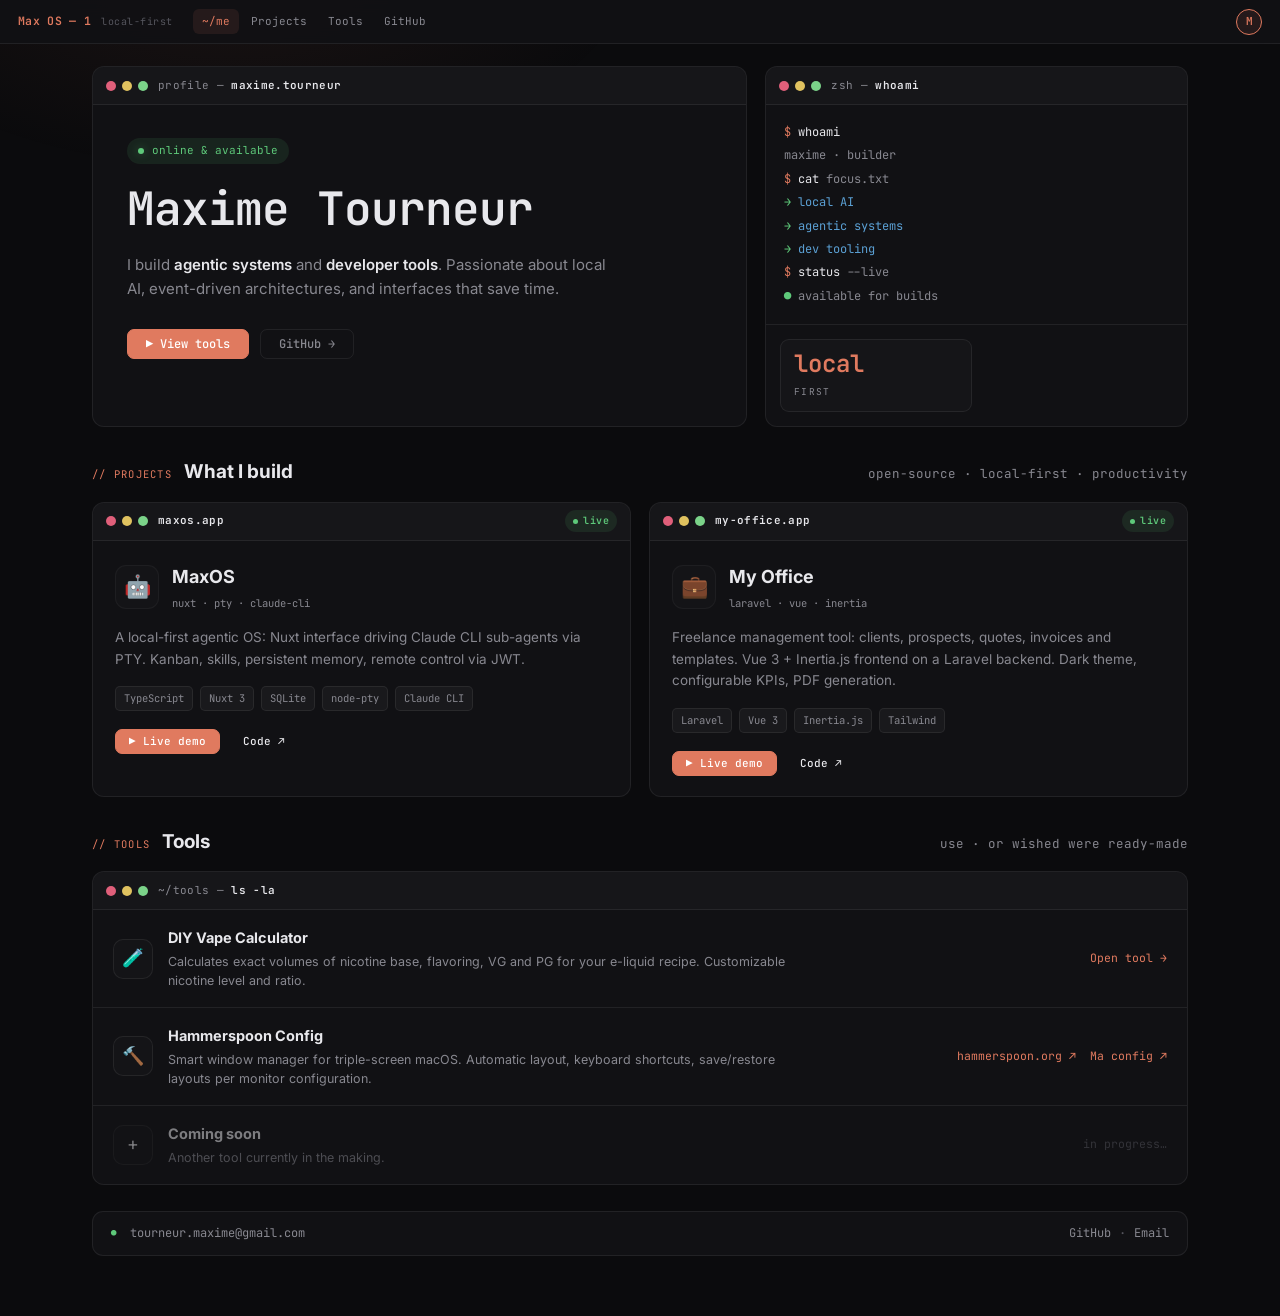
<file: index.html>
<!doctype html>
<html lang="en">
<head>
<meta charset="utf-8" />
<title>Maxime Tourneur · MaxOS</title>
<meta name="viewport" content="width=device-width,initial-scale=1" />
<link rel="preconnect" href="https://fonts.googleapis.com" />
<link rel="preconnect" href="https://fonts.gstatic.com" crossorigin />
<link href="https://fonts.googleapis.com/css2?family=Inter:wght@400;500;600;700&family=JetBrains+Mono:wght@400;500;600&display=swap" rel="stylesheet" />
<link rel="stylesheet" href="maxos.css" />
<style>
  html, body { height: auto; }
  body { display: block; background: var(--bg); }
  body::before {
    content: ''; position: fixed; inset: 0; z-index: 0; pointer-events: none;
    background: radial-gradient(700px 380px at 18% -6%, rgba(224,122,95,0.08), transparent 60%);
  }

  .os-nav .nav-link.active { color: var(--accent); background: var(--accent-soft); }

  .desk { position: relative; z-index: 1; max-width: 1140px; margin: 0 auto; padding: 22px 22px 60px; }

  /* window chrome */
  .win { background: var(--panel); border: 1px solid var(--line); border-radius: 12px; overflow: hidden; }
  .win-bar {
    height: 38px; display: flex; align-items: center; gap: 10px; padding: 0 13px;
    border-bottom: 1px solid var(--line); background: rgba(255,255,255,0.018);
  }
  .win-bar .dots { display: flex; gap: 6px; }
  .win-bar .dots i { width: 10px; height: 10px; border-radius: 50%; }
  .win-bar .dots i:nth-child(1) { background: #E05F7A; }
  .win-bar .dots i:nth-child(2) { background: #E0C25F; }
  .win-bar .dots i:nth-child(3) { background: #7BD389; }
  .win-bar .title { font-family: 'JetBrains Mono', monospace; font-size: 11px; color: var(--fg-dim); letter-spacing: .03em; }
  .win-bar .title b { color: var(--fg); font-weight: 600; }
  .win-bar .right { margin-left: auto; display: flex; gap: 8px; align-items: center; }

  /* hero */
  .hero-grid { display: grid; grid-template-columns: 1.55fr 1fr; gap: 18px; margin-bottom: 18px; }
  .hero-body { padding: 32px 34px 30px; }
  .hero-body .status {
    display: inline-flex; align-items: center; gap: 8px; font-family: 'JetBrains Mono', monospace;
    font-size: 11px; color: var(--good); background: var(--good-soft); padding: 4px 11px;
    border-radius: 999px; margin-bottom: 22px;
  }
  .hero-body .status .led { width: 6px; height: 6px; border-radius: 50%; background: var(--good); box-shadow: 0 0 8px var(--good-glow); }
  .hero-body h1 {
    font-family: 'JetBrains Mono', monospace; font-size: 46px; font-weight: 600;
    letter-spacing: -0.02em; margin: 0; line-height: 1.02;
  }
  .hero-body .lede { max-width: 480px; margin: 20px 0 0; font-size: 15px; line-height: 1.62; color: var(--fg-dim); }
  .hero-body .lede b { color: var(--fg); font-weight: 600; }
  .hero-body .cta { display: flex; gap: 11px; margin-top: 28px; }

  /* mini terminal */
  .term-body { padding: 16px 18px; font-family: 'JetBrains Mono', monospace; font-size: 12px; line-height: 1.95; }
  .term-body .l { color: var(--fg-dim); }
  .term-body .p { color: var(--accent); }
  .term-body .k { color: var(--info); }
  .term-body .s { color: var(--good); }
  .term-body .w { color: var(--fg); }
  .stat-row { display: grid; grid-template-columns: 1fr 1fr; gap: 10px; padding: 14px; border-top: 1px solid var(--line); }
  .stat-cell { background: rgba(255,255,255,0.02); border: 1px solid var(--line); border-radius: 9px; padding: 12px 13px; }
  .stat-cell .v { font-family: 'JetBrains Mono', monospace; font-size: 24px; font-weight: 600; color: var(--accent); line-height: 1; }
  .stat-cell .l { font-family: 'JetBrains Mono', monospace; font-size: 9.5px; letter-spacing: .12em; text-transform: uppercase; color: var(--fg-dim); margin-top: 8px; }

  /* section heading */
  .sec-head { display: flex; align-items: baseline; gap: 12px; margin: 30px 0 14px; }
  .sec-head .tag { font-family: 'JetBrains Mono', monospace; font-size: 10.5px; letter-spacing: .12em; text-transform: uppercase; color: var(--accent); }
  .sec-head h2 { font-size: 19px; font-weight: 700; margin: 0; }
  .sec-head .sub { font-size: 12.5px; color: var(--fg-dim); margin-left: auto; font-family: 'JetBrains Mono', monospace; }

  /* project app windows */
  .apps { display: grid; grid-template-columns: 1fr 1fr; gap: 18px; }
  .app-body { padding: 22px 22px 20px; }
  .app-body .head { display: flex; align-items: center; gap: 13px; margin-bottom: 16px; }
  .app-body .head .ico { width: 44px; height: 44px; border-radius: 11px; display: grid; place-items: center; font-size: 22px; background: var(--bg-2); border: 1px solid var(--line-2); }
  .app-body .head h3 { font-size: 18px; font-weight: 700; margin: 0; }
  .app-body .head .meta { font-family: 'JetBrains Mono', monospace; font-size: 10.5px; color: var(--fg-dim); margin-top: 3px; }
  .app-body p { font-size: 13.5px; line-height: 1.6; color: var(--fg-dim); margin: 0 0 16px; }
  .chips { display: flex; flex-wrap: wrap; gap: 7px; margin-bottom: 18px; }
  .acts { display: flex; gap: 9px; }

  .badge.live { background: var(--good-soft); color: var(--good); }

  /* tools list */
  .trow { display: grid; grid-template-columns: 40px 1fr auto; gap: 15px; align-items: center; padding: 16px 20px; border-bottom: 1px solid var(--line); transition: background .15s; }
  .trow:last-child { border-bottom: 0; }
  .trow:hover { background: rgba(255,255,255,0.015); }
  .trow.soon { opacity: .5; }
  .trow .ico { width: 40px; height: 40px; border-radius: 10px; display: grid; place-items: center; font-size: 18px; background: var(--bg-2); border: 1px solid var(--line); }
  .trow h4 { font-size: 14.5px; font-weight: 700; margin: 0 0 4px; }
  .trow p { font-size: 12.5px; color: var(--fg-dim); margin: 0; line-height: 1.5; max-width: 620px; }
  .trow .go { display: flex; gap: 14px; align-items: center; }
  .trow .go a { font-family: 'JetBrains Mono', monospace; font-size: 11.5px; color: var(--accent); white-space: nowrap; transition: color .15s; }
  .trow .go a:hover { color: var(--accent-hover); }

  /* taskbar footer */
  .taskbar {
    margin-top: 26px; display: flex; align-items: center; gap: 14px;
    background: var(--panel); border: 1px solid var(--line); border-radius: 11px; padding: 12px 18px;
    font-family: 'JetBrains Mono', monospace; font-size: 12px; color: var(--fg-dim);
  }
  .taskbar a { transition: color .15s; }
  .taskbar a:hover { color: var(--fg); }
  .taskbar .right { margin-left: auto; display: flex; gap: 8px; }

  /* responsive */
  @media (max-width: 720px) {
    .hero-grid { grid-template-columns: 1fr; }
    .hero-body h1 { font-size: 32px; }
    .apps { grid-template-columns: 1fr; }
    .sec-head .sub { display: none; }
    .trow { grid-template-columns: 40px 1fr; }
    .trow .go { display: none; }
    .nav-stats { display: none; }
    .brand-sub { display: none; }
  }
</style>
</head>
<body>

<nav class="os-nav">
  <div class="brand-mark">Max OS — 1</div>
  <div class="brand-sub">local-first</div>
  <div class="nav-links">
    <a class="nav-link active" href="#top">~/me</a>
    <a class="nav-link" href="#projects">Projects</a>
    <a class="nav-link" href="#tools">Tools</a>
    <a class="nav-link" href="https://github.com/tourneur-maxime" target="_blank">GitHub</a>
  </div>
  <div class="nav-spacer"></div>
  <div class="user-pill">M</div>
</nav>

<main id="top" class="desk" data-screen-label="MaxOS · desktop">

  <!-- HERO + SIDE TERMINAL -->
  <div class="hero-grid">
    <section class="win">
      <div class="win-bar">
        <div class="dots"><i></i><i></i><i></i></div>
        <span class="title">profile — <b>maxime.tourneur</b></span>
      </div>
      <div class="hero-body">
        <span class="status"><span class="led"></span>online &amp; available</span>
        <h1>Maxime Tourneur</h1>
        <p class="lede">I build <b>agentic systems</b> and <b>developer tools</b>. Passionate about local AI, event-driven architectures, and interfaces that save time.</p>
        <div class="cta">
          <a href="#tools" class="btn primary">▶ View tools</a>
          <a href="https://github.com/tourneur-maxime" target="_blank" class="btn ghost">GitHub →</a>
        </div>
      </div>
    </section>

    <section class="win">
      <div class="win-bar">
        <div class="dots"><i></i><i></i><i></i></div>
        <span class="title">zsh — <b>whoami</b></span>
      </div>
      <div class="term-body">
        <div class="l"><span class="p">$</span> <span class="w">whoami</span></div>
        <div class="l">maxime · builder</div>
        <div class="l"><span class="p">$</span> <span class="w">cat</span> focus.txt</div>
        <div class="l"><span class="s">→</span> <span class="k">local AI</span></div>
        <div class="l"><span class="s">→</span> <span class="k">agentic systems</span></div>
        <div class="l"><span class="s">→</span> <span class="k">dev tooling</span></div>
        <div class="l"><span class="p">$</span> <span class="w">status</span> --live</div>
        <div class="l"><span class="s">●</span> available for builds</div>
      </div>
      <div class="stat-row">
        <div class="stat-cell"><div class="v">local</div><div class="l">First</div></div>
      </div>
    </section>
  </div>

  <!-- PROJECTS -->
  <div id="projects" class="sec-head">
    <span class="tag">// projects</span>
    <h2>What I build</h2>
    <span class="sub">open-source · local-first · productivity</span>
  </div>
  <div class="apps">
    <section class="win">
      <div class="win-bar">
        <div class="dots"><i></i><i></i><i></i></div>
        <span class="title"><b>maxos.app</b></span>
        <div class="right"><span class="badge live"><span class="dot"></span>live</span></div>
      </div>
      <div class="app-body">
        <div class="head">
          <div class="ico">🤖</div>
          <div><h3>MaxOS</h3><div class="meta">nuxt · pty · claude-cli</div></div>
        </div>
        <p>A local-first agentic OS: Nuxt interface driving Claude CLI sub-agents via PTY. Kanban, skills, persistent memory, remote control via JWT.</p>
        <div class="chips">
          <span class="chip">TypeScript</span>
          <span class="chip">Nuxt 3</span>
          <span class="chip">SQLite</span>
          <span class="chip">node-pty</span>
          <span class="chip">Claude CLI</span>
        </div>
        <div class="acts">
          <a href="https://tourneur-maxime.github.io/max_ai_os/" target="_blank" class="btn primary sm">▶ Live demo</a>
          <a href="https://github.com/tourneur-maxime/max_ai_os" target="_blank" class="btn sm">Code ↗</a>
        </div>
      </div>
    </section>

    <section class="win">
      <div class="win-bar">
        <div class="dots"><i></i><i></i><i></i></div>
        <span class="title"><b>my-office.app</b></span>
        <div class="right"><span class="badge live"><span class="dot"></span>live</span></div>
      </div>
      <div class="app-body">
        <div class="head">
          <div class="ico">💼</div>
          <div><h3>My Office</h3><div class="meta">laravel · vue · inertia</div></div>
        </div>
        <p>Freelance management tool: clients, prospects, quotes, invoices and templates. Vue 3 + Inertia.js frontend on a Laravel backend. Dark theme, configurable KPIs, PDF generation.</p>
        <div class="chips">
          <span class="chip">Laravel</span>
          <span class="chip">Vue 3</span>
          <span class="chip">Inertia.js</span>
          <span class="chip">Tailwind</span>
        </div>
        <div class="acts">
          <a href="https://tourneur-maxime.github.io/My_Office/" target="_blank" class="btn primary sm">▶ Live demo</a>
          <a href="https://github.com/tourneur-maxime/My_Office" target="_blank" class="btn sm">Code ↗</a>
        </div>
      </div>
    </section>
  </div>

  <!-- TOOLS -->
  <div id="tools" class="sec-head">
    <span class="tag">// tools</span>
    <h2>Tools</h2>
    <span class="sub">use · or wished were ready-made</span>
  </div>
  <section class="win tool-list">
    <div class="win-bar">
      <div class="dots"><i></i><i></i><i></i></div>
      <span class="title">~/tools — <b>ls -la</b></span>
    </div>
    <div class="trow">
      <div class="ico">🧪</div>
      <div>
        <h4>DIY Vape Calculator</h4>
        <p>Calculates exact volumes of nicotine base, flavoring, VG and PG for your e-liquid recipe. Customizable nicotine level and ratio.</p>
      </div>
      <div class="go"><a href="tools/vape/index.html">Open tool →</a></div>
    </div>
    <div class="trow">
      <div class="ico">🔨</div>
      <div>
        <h4>Hammerspoon Config</h4>
        <p>Smart window manager for triple-screen macOS. Automatic layout, keyboard shortcuts, save/restore layouts per monitor configuration.</p>
      </div>
      <div class="go">
        <a href="https://www.hammerspoon.org" target="_blank">hammerspoon.org ↗</a>
        <a href="https://github.com/tourneur-maxime/hammerspoon_cfg" target="_blank">Ma config ↗</a>
      </div>
    </div>
    <div class="trow soon">
      <div class="ico">+</div>
      <div>
        <h4>Coming soon</h4>
        <p>Another tool currently in the making.</p>
      </div>
      <div class="go"><a style="color:var(--fg-dimmer);cursor:default">in progress…</a></div>
    </div>
  </section>

  <!-- TASKBAR FOOTER -->
  <div class="taskbar">
    <span style="color:var(--good);font-size:9px">●</span>
    <a href="mailto:tourneur.maxime@gmail.com">tourneur.maxime@gmail.com</a>
    <div class="right">
      <a href="https://github.com/tourneur-maxime" target="_blank">GitHub</a>
      <span style="color:var(--fg-dimmer)">·</span>
      <a href="mailto:tourneur.maxime@gmail.com">Email</a>
    </div>
  </div>

</main>
</body>
</html>
</file>
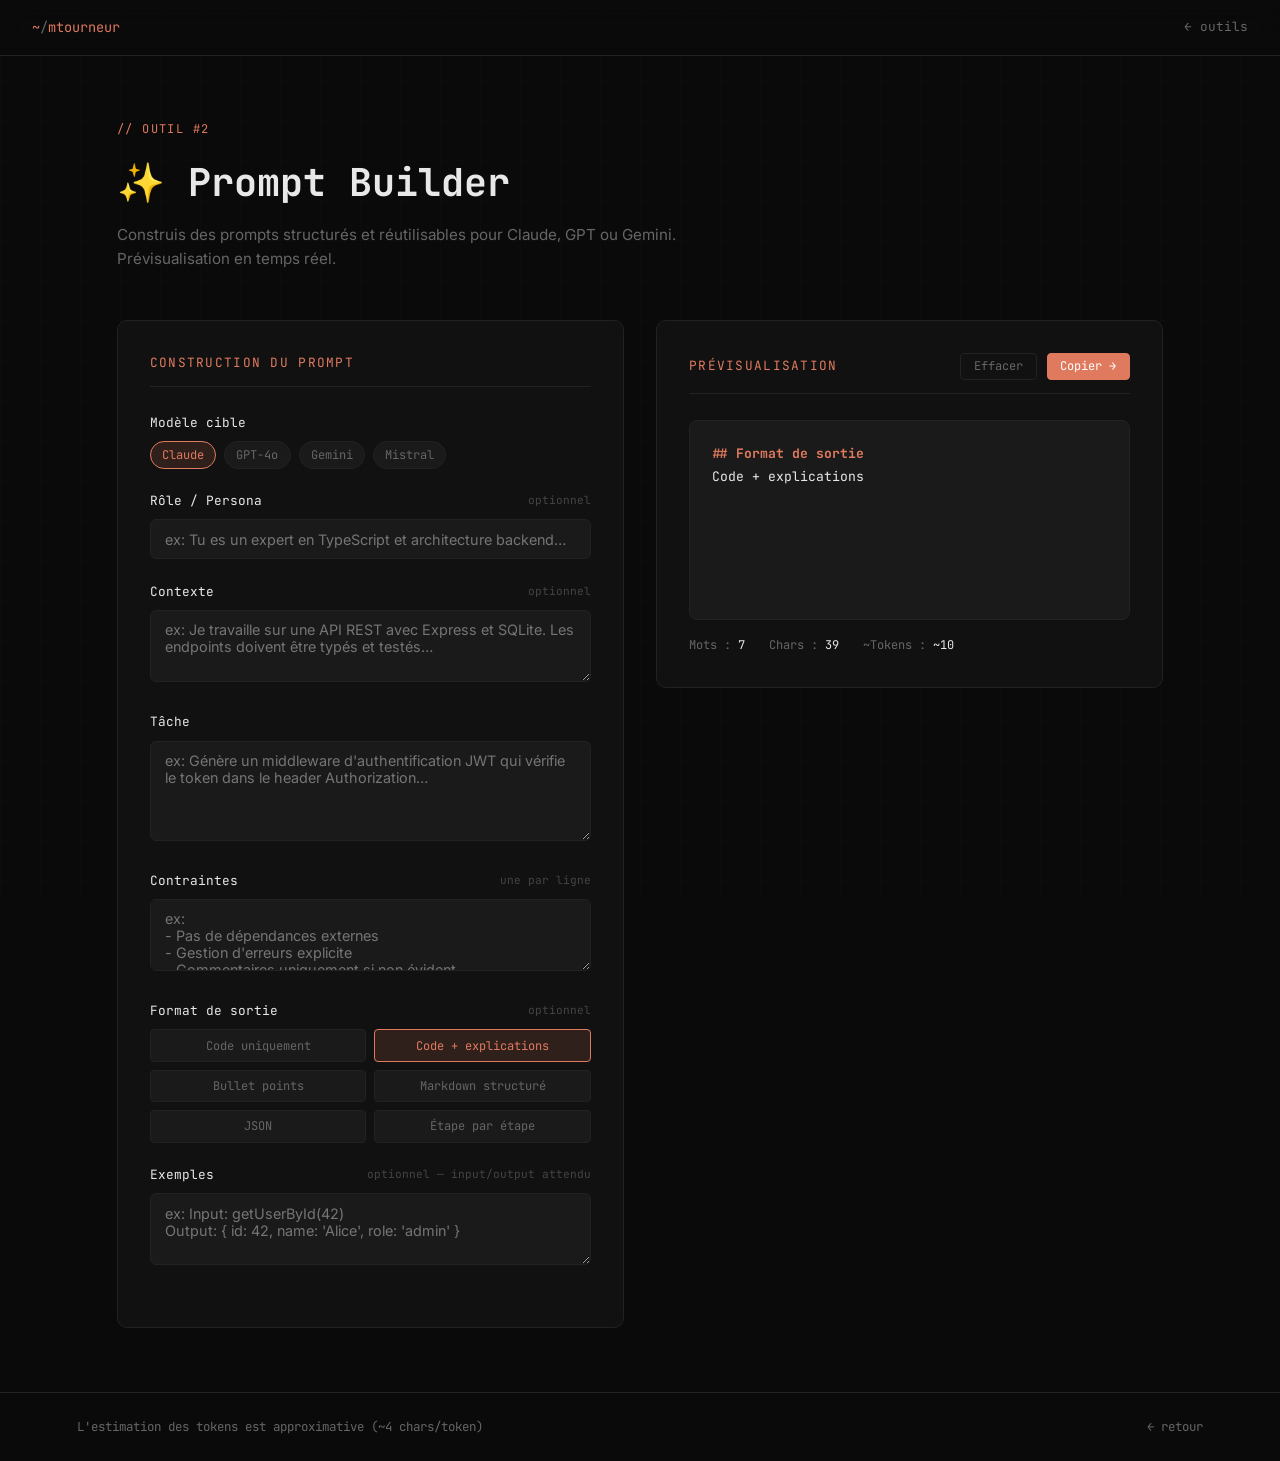
<file: tools/prompts/index.html>
<!DOCTYPE html>
<html lang="fr">
<head>
  <meta charset="UTF-8">
  <meta name="viewport" content="width=device-width, initial-scale=1.0">
  <title>Prompt Builder — Maxime Tourneur</title>
  <link rel="preconnect" href="https://fonts.googleapis.com">
  <link href="https://fonts.googleapis.com/css2?family=JetBrains+Mono:wght@400;700&family=Inter:wght@300;400;600;700&display=swap" rel="stylesheet">
  <style>
    *, *::before, *::after { box-sizing: border-box; margin: 0; padding: 0; }

    :root {
      --bg: #0a0a0a;
      --bg2: #111111;
      --bg3: #1a1a1a;
      --border: #222222;
      --accent: #E07A5F;
      --green: #3ddc84;
      --text: #e8e8e8;
      --muted: #666;
      --mono: 'JetBrains Mono', monospace;
      --sans: 'Inter', sans-serif;
    }

    html { scroll-behavior: smooth; }

    body {
      background: var(--bg);
      color: var(--text);
      font-family: var(--sans);
      font-size: 16px;
      line-height: 1.6;
      min-height: 100vh;
      display: flex;
      flex-direction: column;
    }

    body::before {
      content: '';
      position: fixed;
      inset: 0;
      background-image:
        linear-gradient(rgba(255,255,255,.012) 1px, transparent 1px),
        linear-gradient(90deg, rgba(255,255,255,.012) 1px, transparent 1px);
      background-size: 40px 40px;
      pointer-events: none;
      z-index: 0;
    }

    nav {
      position: sticky;
      top: 0;
      z-index: 100;
      display: flex;
      align-items: center;
      justify-content: space-between;
      padding: 0 2rem;
      height: 56px;
      background: rgba(10,10,10,.9);
      backdrop-filter: blur(12px);
      border-bottom: 1px solid var(--border);
    }

    .nav-logo { font-family: var(--mono); font-size: .85rem; color: var(--accent); text-decoration: none; }
    .nav-logo span { color: var(--muted); }
    .nav-back { font-family: var(--mono); font-size: .8rem; color: var(--muted); text-decoration: none; transition: color .2s; }
    .nav-back:hover { color: var(--text); }

    main {
      position: relative;
      z-index: 1;
      flex: 1;
      padding: 4rem clamp(1.5rem, 6vw, 8rem);
      max-width: 1200px;
      margin: 0 auto;
      width: 100%;
    }

    .page-header { margin-bottom: 3rem; }
    .page-tag { font-family: var(--mono); font-size: .75rem; color: var(--accent); letter-spacing: .12em; text-transform: uppercase; margin-bottom: .8rem; }
    h1 { font-family: var(--mono); font-size: clamp(1.8rem, 3vw, 2.4rem); font-weight: 700; margin-bottom: .6rem; }
    .page-desc { color: var(--muted); font-size: .95rem; max-width: 560px; }

    .builder {
      display: grid;
      grid-template-columns: 1fr 1fr;
      gap: 2rem;
      align-items: start;
    }

    @media (max-width: 800px) { .builder { grid-template-columns: 1fr; } }

    .panel {
      background: var(--bg2);
      border: 1px solid var(--border);
      border-radius: 10px;
      padding: 2rem;
    }

    .panel-title {
      font-family: var(--mono);
      font-size: .8rem;
      color: var(--accent);
      letter-spacing: .1em;
      text-transform: uppercase;
      margin-bottom: 1.6rem;
      padding-bottom: .8rem;
      border-bottom: 1px solid var(--border);
    }

    .field { margin-bottom: 1.4rem; }

    label {
      display: flex;
      align-items: center;
      justify-content: space-between;
      font-family: var(--mono);
      font-size: .8rem;
      color: var(--muted);
      margin-bottom: .5rem;
    }
    label strong { color: var(--text); font-weight: 400; }
    .optional { font-size: .7rem; color: #444; }

    textarea, input[type="text"], select {
      width: 100%;
      background: var(--bg3);
      border: 1px solid var(--border);
      border-radius: 6px;
      color: var(--text);
      font-family: var(--sans);
      font-size: .9rem;
      padding: .65rem .9rem;
      outline: none;
      transition: border-color .2s;
      resize: vertical;
    }
    textarea:focus, input[type="text"]:focus, select:focus { border-color: var(--accent); }
    select { cursor: pointer; }

    textarea { min-height: 72px; }

    .model-chips {
      display: flex;
      flex-wrap: wrap;
      gap: .5rem;
    }

    .chip {
      font-family: var(--mono);
      font-size: .75rem;
      padding: .3rem .7rem;
      border-radius: 99px;
      border: 1px solid var(--border);
      background: var(--bg3);
      color: var(--muted);
      cursor: pointer;
      transition: all .15s;
    }
    .chip:hover { color: var(--text); border-color: #444; }
    .chip.active { background: rgba(224,122,95,.15); border-color: var(--accent); color: var(--accent); }

    .format-grid {
      display: grid;
      grid-template-columns: 1fr 1fr;
      gap: .5rem;
    }

    .format-btn {
      font-family: var(--mono);
      font-size: .75rem;
      padding: .45rem;
      border-radius: 4px;
      border: 1px solid var(--border);
      background: var(--bg3);
      color: var(--muted);
      cursor: pointer;
      text-align: center;
      transition: all .15s;
    }
    .format-btn:hover { color: var(--text); border-color: #444; }
    .format-btn.active { background: rgba(224,122,95,.15); border-color: var(--accent); color: var(--accent); }

    /* PREVIEW */
    .preview-panel { position: sticky; top: 76px; }

    .preview-header {
      display: flex;
      align-items: center;
      justify-content: space-between;
      margin-bottom: 1.6rem;
      padding-bottom: .8rem;
      border-bottom: 1px solid var(--border);
    }

    .preview-title {
      font-family: var(--mono);
      font-size: .8rem;
      color: var(--accent);
      letter-spacing: .1em;
      text-transform: uppercase;
    }

    .preview-actions { display: flex; gap: .6rem; }

    .btn-copy, .btn-reset {
      font-family: var(--mono);
      font-size: .75rem;
      padding: .3rem .8rem;
      border-radius: 4px;
      border: 1px solid var(--border);
      cursor: pointer;
      transition: all .15s;
    }

    .btn-copy {
      background: var(--accent);
      color: #fff;
      border-color: var(--accent);
    }
    .btn-copy:hover { background: transparent; color: var(--accent); }

    .btn-reset {
      background: transparent;
      color: var(--muted);
    }
    .btn-reset:hover { color: var(--text); border-color: #444; }

    .preview-box {
      background: var(--bg3);
      border: 1px solid var(--border);
      border-radius: 8px;
      padding: 1.4rem;
      font-family: var(--mono);
      font-size: .82rem;
      line-height: 1.75;
      color: var(--text);
      min-height: 200px;
      white-space: pre-wrap;
      word-break: break-word;
    }

    .preview-box .section-head {
      color: var(--accent);
      font-weight: 700;
    }

    .preview-box .placeholder {
      color: var(--muted);
      font-style: italic;
    }

    .preview-stats {
      display: flex;
      gap: 1.5rem;
      margin-top: 1rem;
    }
    .stat { font-family: var(--mono); font-size: .75rem; color: var(--muted); }
    .stat span { color: var(--text); }

    .copy-toast {
      position: fixed;
      bottom: 2rem;
      left: 50%;
      transform: translateX(-50%) translateY(20px);
      background: var(--green);
      color: #000;
      font-family: var(--mono);
      font-size: .8rem;
      padding: .5rem 1.2rem;
      border-radius: 99px;
      opacity: 0;
      transition: all .3s;
      pointer-events: none;
    }
    .copy-toast.show { opacity: 1; transform: translateX(-50%) translateY(0); }

    footer {
      position: relative; z-index: 1;
      border-top: 1px solid var(--border);
      padding: 1.5rem clamp(1.5rem, 6vw, 8rem);
      display: flex; align-items: center; justify-content: space-between;
    }
    footer a { font-family: var(--mono); font-size: .78rem; color: var(--muted); text-decoration: none; }
    footer a:hover { color: var(--text); }
    footer span { font-family: var(--mono); font-size: .78rem; color: var(--muted); }
  </style>
</head>
<body>

<nav>
  <a href="../../index.html" class="nav-logo">~<span>/</span>mtourneur</a>
  <a href="../../index.html#tools" class="nav-back">← outils</a>
</nav>

<main>
  <div class="page-header">
    <div class="page-tag">// outil #2</div>
    <h1>✨ Prompt Builder</h1>
    <p class="page-desc">Construis des prompts structurés et réutilisables pour Claude, GPT ou Gemini. Prévisualisation en temps réel.</p>
  </div>

  <div class="builder">
    <!-- FORM -->
    <div class="panel">
      <div class="panel-title">Construction du prompt</div>

      <div class="field">
        <label><strong>Modèle cible</strong></label>
        <div class="model-chips">
          <button class="chip active" data-model="Claude">Claude</button>
          <button class="chip" data-model="GPT-4o">GPT-4o</button>
          <button class="chip" data-model="Gemini">Gemini</button>
          <button class="chip" data-model="Mistral">Mistral</button>
        </div>
      </div>

      <div class="field">
        <label>
          <strong>Rôle / Persona</strong>
          <span class="optional">optionnel</span>
        </label>
        <input type="text" id="role" placeholder="ex: Tu es un expert en TypeScript et architecture backend…">
      </div>

      <div class="field">
        <label>
          <strong>Contexte</strong>
          <span class="optional">optionnel</span>
        </label>
        <textarea id="context" placeholder="ex: Je travaille sur une API REST avec Express et SQLite. Les endpoints doivent être typés et testés…"></textarea>
      </div>

      <div class="field">
        <label><strong>Tâche</strong></label>
        <textarea id="task" placeholder="ex: Génère un middleware d'authentification JWT qui vérifie le token dans le header Authorization…" style="min-height:100px"></textarea>
      </div>

      <div class="field">
        <label>
          <strong>Contraintes</strong>
          <span class="optional">une par ligne</span>
        </label>
        <textarea id="constraints" placeholder="ex:&#10;- Pas de dépendances externes&#10;- Gestion d'erreurs explicite&#10;- Commentaires uniquement si non évident"></textarea>
      </div>

      <div class="field">
        <label>
          <strong>Format de sortie</strong>
          <span class="optional">optionnel</span>
        </label>
        <div class="format-grid">
          <button class="format-btn" data-fmt="Code uniquement">Code uniquement</button>
          <button class="format-btn active" data-fmt="Code + explications">Code + explications</button>
          <button class="format-btn" data-fmt="Bullet points">Bullet points</button>
          <button class="format-btn" data-fmt="Markdown structuré">Markdown structuré</button>
          <button class="format-btn" data-fmt="JSON">JSON</button>
          <button class="format-btn" data-fmt="Étape par étape">Étape par étape</button>
        </div>
      </div>

      <div class="field">
        <label>
          <strong>Exemples</strong>
          <span class="optional">optionnel — input/output attendu</span>
        </label>
        <textarea id="examples" placeholder="ex: Input: getUserById(42)&#10;Output: { id: 42, name: 'Alice', role: 'admin' }"></textarea>
      </div>
    </div>

    <!-- PREVIEW -->
    <div class="panel preview-panel">
      <div class="preview-header">
        <span class="preview-title">Prévisualisation</span>
        <div class="preview-actions">
          <button class="btn-reset" onclick="resetAll()">Effacer</button>
          <button class="btn-copy" onclick="copyPrompt()">Copier →</button>
        </div>
      </div>

      <div class="preview-box" id="preview">
        <span class="placeholder">Commence à remplir les champs pour voir ton prompt apparaître ici…</span>
      </div>

      <div class="preview-stats">
        <div class="stat">Mots : <span id="stat-words">0</span></div>
        <div class="stat">Chars : <span id="stat-chars">0</span></div>
        <div class="stat">~Tokens : <span id="stat-tokens">0</span></div>
      </div>
    </div>
  </div>
</main>

<footer>
  <span>L'estimation des tokens est approximative (~4 chars/token)</span>
  <a href="../../index.html">← retour</a>
</footer>

<div class="copy-toast" id="toast">✓ Copié dans le presse-papiers</div>

<script>
  let selectedModel = 'Claude';
  let selectedFormat = 'Code + explications';

  // Model chips
  document.querySelectorAll('[data-model]').forEach(btn => {
    btn.addEventListener('click', () => {
      document.querySelectorAll('[data-model]').forEach(b => b.classList.remove('active'));
      btn.classList.add('active');
      selectedModel = btn.dataset.model;
      renderPreview();
    });
  });

  // Format buttons
  document.querySelectorAll('[data-fmt]').forEach(btn => {
    btn.addEventListener('click', () => {
      document.querySelectorAll('[data-fmt]').forEach(b => b.classList.remove('active'));
      btn.classList.add('active');
      selectedFormat = btn.dataset.fmt;
      renderPreview();
    });
  });

  // Inputs
  ['role', 'context', 'task', 'constraints', 'examples'].forEach(id => {
    document.getElementById(id).addEventListener('input', renderPreview);
  });

  function buildPrompt() {
    const role = document.getElementById('role').value.trim();
    const context = document.getElementById('context').value.trim();
    const task = document.getElementById('task').value.trim();
    const constraints = document.getElementById('constraints').value.trim();
    const examples = document.getElementById('examples').value.trim();

    let parts = [];

    if (role) parts.push(`## Rôle\n${role}`);
    if (context) parts.push(`## Contexte\n${context}`);
    if (task) parts.push(`## Tâche\n${task}`);

    if (constraints) {
      const lines = constraints.split('\n').filter(l => l.trim());
      const formatted = lines.map(l => l.startsWith('-') ? l : '- ' + l).join('\n');
      parts.push(`## Contraintes\n${formatted}`);
    }

    if (selectedFormat) parts.push(`## Format de sortie\n${selectedFormat}`);

    if (examples) parts.push(`## Exemples\n${examples}`);

    return parts.join('\n\n');
  }

  function renderPreview() {
    const prompt = buildPrompt();
    const box = document.getElementById('preview');

    if (!prompt) {
      box.innerHTML = '<span class="placeholder">Commence à remplir les champs pour voir ton prompt apparaître ici…</span>';
      document.getElementById('stat-words').textContent = '0';
      document.getElementById('stat-chars').textContent = '0';
      document.getElementById('stat-tokens').textContent = '0';
      return;
    }

    // Syntax highlight sections
    const highlighted = prompt
      .replace(/^(## .+)$/gm, '<span class="section-head">$1</span>');

    box.innerHTML = highlighted;

    const words = prompt.split(/\s+/).filter(Boolean).length;
    const chars = prompt.length;
    const tokens = Math.round(chars / 4);

    document.getElementById('stat-words').textContent = words;
    document.getElementById('stat-chars').textContent = chars;
    document.getElementById('stat-tokens').textContent = '~' + tokens;
  }

  function copyPrompt() {
    const prompt = buildPrompt();
    if (!prompt) return;
    navigator.clipboard.writeText(prompt).then(() => {
      const toast = document.getElementById('toast');
      toast.classList.add('show');
      setTimeout(() => toast.classList.remove('show'), 2200);
    });
  }

  function resetAll() {
    ['role', 'context', 'task', 'constraints', 'examples'].forEach(id => {
      document.getElementById(id).value = '';
    });
    renderPreview();
  }

  renderPreview();
</script>
</body>
</html>
</file>
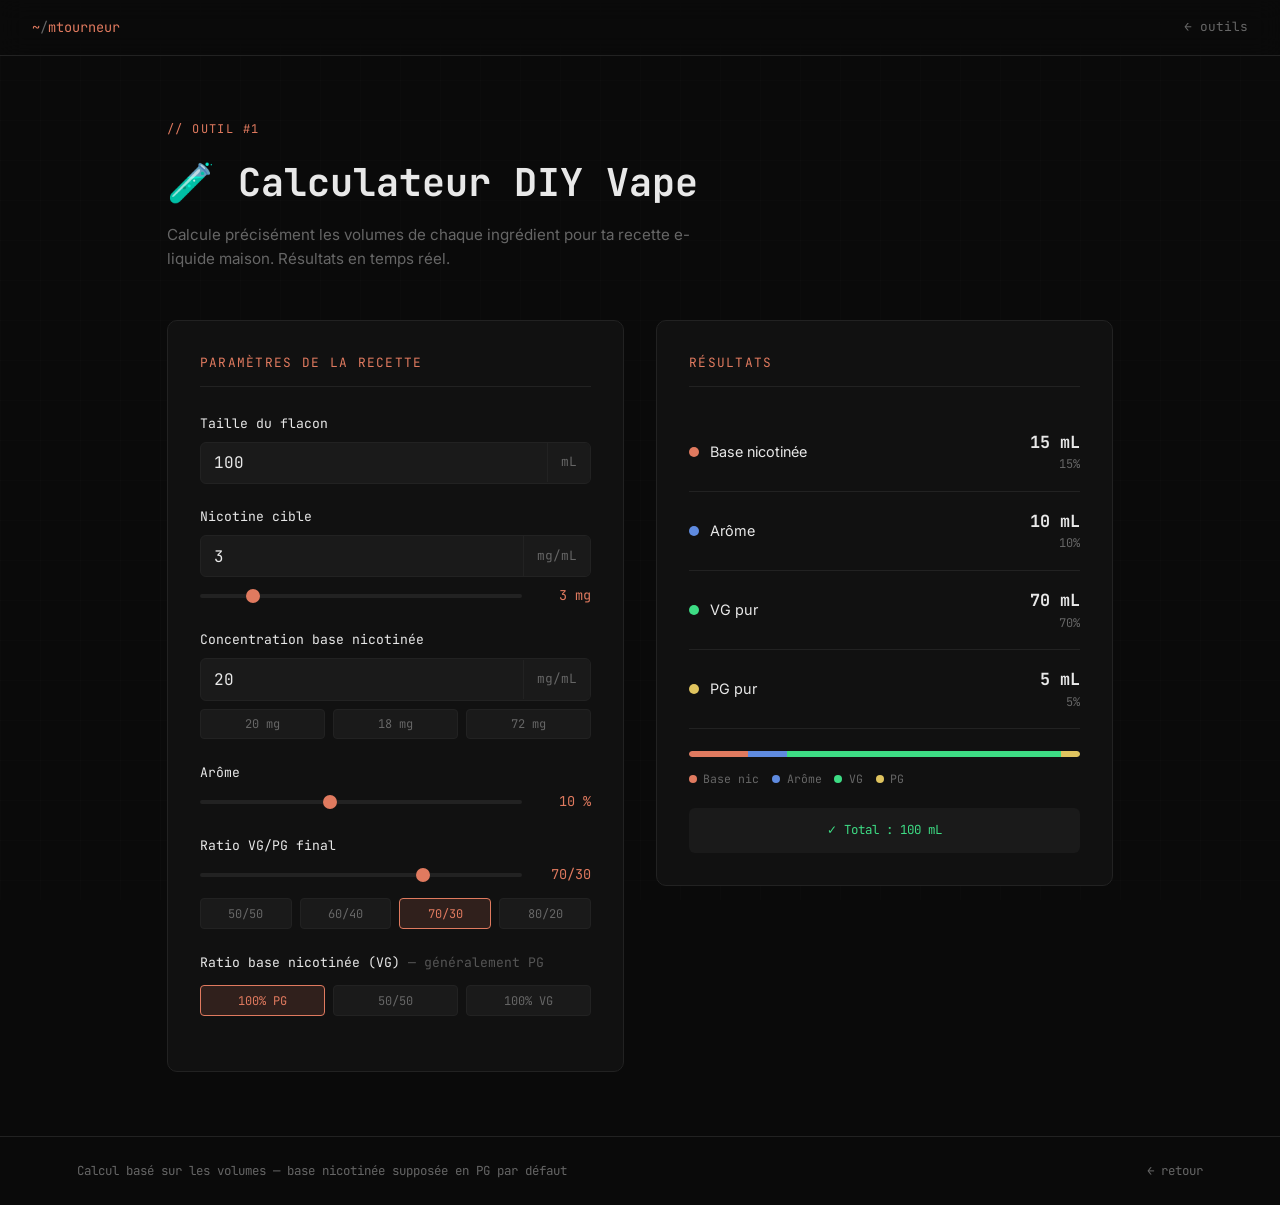
<file: tools/vape/index.html>
<!DOCTYPE html>
<html lang="fr">
<head>
  <meta charset="UTF-8">
  <meta name="viewport" content="width=device-width, initial-scale=1.0">
  <title>Calculateur DIY Vape — Maxime Tourneur</title>
  <link rel="preconnect" href="https://fonts.googleapis.com">
  <link href="https://fonts.googleapis.com/css2?family=JetBrains+Mono:wght@400;700&family=Inter:wght@300;400;600;700&display=swap" rel="stylesheet">
  <style>
    *, *::before, *::after { box-sizing: border-box; margin: 0; padding: 0; }

    :root {
      --bg: #0a0a0a;
      --bg2: #111111;
      --bg3: #1a1a1a;
      --border: #222222;
      --accent: #E07A5F;
      --green: #3ddc84;
      --blue: #5f8be0;
      --yellow: #e0c45f;
      --text: #e8e8e8;
      --muted: #666;
      --mono: 'JetBrains Mono', monospace;
      --sans: 'Inter', sans-serif;
    }

    html { scroll-behavior: smooth; }

    body {
      background: var(--bg);
      color: var(--text);
      font-family: var(--sans);
      font-size: 16px;
      line-height: 1.6;
      min-height: 100vh;
      display: flex;
      flex-direction: column;
    }

    body::before {
      content: '';
      position: fixed;
      inset: 0;
      background-image:
        linear-gradient(rgba(255,255,255,.012) 1px, transparent 1px),
        linear-gradient(90deg, rgba(255,255,255,.012) 1px, transparent 1px);
      background-size: 40px 40px;
      pointer-events: none;
      z-index: 0;
    }

    nav {
      position: sticky;
      top: 0;
      z-index: 100;
      display: flex;
      align-items: center;
      justify-content: space-between;
      padding: 0 2rem;
      height: 56px;
      background: rgba(10,10,10,.9);
      backdrop-filter: blur(12px);
      border-bottom: 1px solid var(--border);
    }

    .nav-logo {
      font-family: var(--mono);
      font-size: .85rem;
      color: var(--accent);
      text-decoration: none;
    }
    .nav-logo span { color: var(--muted); }

    .nav-back {
      font-family: var(--mono);
      font-size: .8rem;
      color: var(--muted);
      text-decoration: none;
      transition: color .2s;
    }
    .nav-back:hover { color: var(--text); }

    main {
      position: relative;
      z-index: 1;
      flex: 1;
      padding: 4rem clamp(1.5rem, 6vw, 8rem);
      max-width: 1100px;
      margin: 0 auto;
      width: 100%;
    }

    .page-header { margin-bottom: 3rem; }

    .page-tag {
      font-family: var(--mono);
      font-size: .75rem;
      color: var(--accent);
      letter-spacing: .12em;
      text-transform: uppercase;
      margin-bottom: .8rem;
    }

    h1 {
      font-family: var(--mono);
      font-size: clamp(1.8rem, 3vw, 2.4rem);
      font-weight: 700;
      margin-bottom: .6rem;
    }

    .page-desc {
      color: var(--muted);
      font-size: .95rem;
      max-width: 560px;
    }

    .calculator {
      display: grid;
      grid-template-columns: 1fr 1fr;
      gap: 2rem;
      align-items: start;
    }

    @media (max-width: 700px) {
      .calculator { grid-template-columns: 1fr; }
    }

    .panel {
      background: var(--bg2);
      border: 1px solid var(--border);
      border-radius: 10px;
      padding: 2rem;
    }

    .panel-title {
      font-family: var(--mono);
      font-size: .8rem;
      color: var(--accent);
      letter-spacing: .1em;
      text-transform: uppercase;
      margin-bottom: 1.6rem;
      padding-bottom: .8rem;
      border-bottom: 1px solid var(--border);
    }

    .field { margin-bottom: 1.4rem; }

    label {
      display: block;
      font-size: .82rem;
      color: var(--muted);
      margin-bottom: .5rem;
      font-family: var(--mono);
    }

    label strong { color: var(--text); font-weight: 400; }

    .input-wrap {
      display: flex;
      align-items: center;
      background: var(--bg3);
      border: 1px solid var(--border);
      border-radius: 6px;
      overflow: hidden;
      transition: border-color .2s;
    }
    .input-wrap:focus-within { border-color: var(--accent); }

    input[type="number"] {
      background: transparent;
      border: none;
      outline: none;
      color: var(--text);
      font-family: var(--mono);
      font-size: 1rem;
      padding: .6rem .8rem;
      width: 100%;
      -moz-appearance: textfield;
    }
    input[type="number"]::-webkit-outer-spin-button,
    input[type="number"]::-webkit-inner-spin-button { -webkit-appearance: none; }

    .unit {
      font-family: var(--mono);
      font-size: .8rem;
      color: var(--muted);
      padding: .6rem .8rem;
      background: var(--bg3);
      white-space: nowrap;
      border-left: 1px solid var(--border);
    }

    .slider-wrap {
      display: flex;
      align-items: center;
      gap: .8rem;
      margin-top: .5rem;
    }

    input[type="range"] {
      -webkit-appearance: none;
      flex: 1;
      height: 4px;
      background: var(--border);
      border-radius: 99px;
      outline: none;
    }
    input[type="range"]::-webkit-slider-thumb {
      -webkit-appearance: none;
      width: 14px; height: 14px;
      border-radius: 50%;
      background: var(--accent);
      cursor: pointer;
    }

    .slider-val {
      font-family: var(--mono);
      font-size: .85rem;
      color: var(--accent);
      min-width: 3.5rem;
      text-align: right;
    }

    .vg-pg-row {
      display: flex;
      gap: .5rem;
      margin-top: .8rem;
    }

    .ratio-btn {
      flex: 1;
      font-family: var(--mono);
      font-size: .75rem;
      padding: .4rem;
      background: var(--bg3);
      border: 1px solid var(--border);
      border-radius: 4px;
      color: var(--muted);
      cursor: pointer;
      transition: all .15s;
      text-align: center;
    }
    .ratio-btn:hover { color: var(--text); border-color: #444; }
    .ratio-btn.active { background: rgba(224,122,95,.15); border-color: var(--accent); color: var(--accent); }

    /* RESULTS */
    .results-panel { position: sticky; top: 76px; }

    .result-item {
      display: flex;
      align-items: center;
      justify-content: space-between;
      padding: 1rem 0;
      border-bottom: 1px solid var(--border);
      gap: 1rem;
    }
    .result-item:last-child { border-bottom: none; padding-bottom: 0; }

    .result-label {
      display: flex;
      align-items: center;
      gap: .7rem;
      font-size: .9rem;
    }

    .result-dot {
      width: 10px; height: 10px;
      border-radius: 50%;
      flex-shrink: 0;
    }

    .result-value {
      font-family: var(--mono);
      font-size: 1.05rem;
      font-weight: 700;
    }

    .result-pct {
      font-family: var(--mono);
      font-size: .75rem;
      color: var(--muted);
      text-align: right;
    }

    .bar-track {
      height: 6px;
      background: var(--border);
      border-radius: 99px;
      overflow: hidden;
      margin-top: 1.4rem;
      margin-bottom: .4rem;
    }

    .bar-fill {
      height: 100%;
      border-radius: 99px;
      display: flex;
      overflow: hidden;
    }

    .bar-seg { height: 100%; transition: width .4s ease; }

    .bar-legend {
      display: flex;
      flex-wrap: wrap;
      gap: .8rem;
      margin-top: .8rem;
    }

    .legend-item {
      display: flex;
      align-items: center;
      gap: .4rem;
      font-family: var(--mono);
      font-size: .72rem;
      color: var(--muted);
    }

    .legend-dot { width: 8px; height: 8px; border-radius: 50%; }

    .warning {
      background: rgba(224,122,95,.1);
      border: 1px solid rgba(224,122,95,.3);
      border-radius: 6px;
      padding: .8rem 1rem;
      font-family: var(--mono);
      font-size: .78rem;
      color: var(--accent);
      margin-top: 1rem;
      display: none;
    }
    .warning.visible { display: block; }

    .total-check {
      margin-top: 1.2rem;
      padding: .8rem;
      background: var(--bg3);
      border-radius: 6px;
      font-family: var(--mono);
      font-size: .78rem;
      color: var(--muted);
      text-align: center;
    }
    .total-check .ok { color: var(--green); }

    footer {
      position: relative;
      z-index: 1;
      border-top: 1px solid var(--border);
      padding: 1.5rem clamp(1.5rem, 6vw, 8rem);
      display: flex;
      align-items: center;
      justify-content: space-between;
    }
    footer a { font-family: var(--mono); font-size: .78rem; color: var(--muted); text-decoration: none; }
    footer a:hover { color: var(--text); }
  </style>
</head>
<body>

<nav>
  <a href="../../index.html" class="nav-logo">~<span>/</span>mtourneur</a>
  <a href="../../index.html#tools" class="nav-back">← outils</a>
</nav>

<main>
  <div class="page-header">
    <div class="page-tag">// outil #1</div>
    <h1>🧪 Calculateur DIY Vape</h1>
    <p class="page-desc">Calcule précisément les volumes de chaque ingrédient pour ta recette e-liquide maison. Résultats en temps réel.</p>
  </div>

  <div class="calculator">
    <!-- INPUTS -->
    <div class="panel">
      <div class="panel-title">Paramètres de la recette</div>

      <div class="field">
        <label><strong>Taille du flacon</strong></label>
        <div class="input-wrap">
          <input type="number" id="volume" value="100" min="10" max="1000" step="10">
          <span class="unit">mL</span>
        </div>
      </div>

      <div class="field">
        <label><strong>Nicotine cible</strong></label>
        <div class="input-wrap">
          <input type="number" id="nicTarget" value="3" min="0" max="20" step="0.5">
          <span class="unit">mg/mL</span>
        </div>
        <div class="slider-wrap">
          <input type="range" id="nicSlider" min="0" max="20" step="0.5" value="3">
          <span class="slider-val" id="nicSliderVal">3 mg</span>
        </div>
      </div>

      <div class="field">
        <label><strong>Concentration base nicotinée</strong></label>
        <div class="input-wrap">
          <input type="number" id="nicBase" value="20" min="1" max="72" step="1">
          <span class="unit">mg/mL</span>
        </div>
        <div class="vg-pg-row" style="margin-top:.5rem">
          <button class="ratio-btn" data-base="20" onclick="setBase(20)">20 mg</button>
          <button class="ratio-btn" data-base="18" onclick="setBase(18)">18 mg</button>
          <button class="ratio-btn" data-base="72" onclick="setBase(72)">72 mg</button>
        </div>
      </div>

      <div class="field">
        <label><strong>Arôme</strong></label>
        <div class="slider-wrap">
          <input type="range" id="aromaSlider" min="0" max="25" step="0.5" value="10">
          <span class="slider-val" id="aromaSliderVal">10 %</span>
        </div>
      </div>

      <div class="field">
        <label><strong>Ratio VG/PG final</strong></label>
        <div class="slider-wrap">
          <input type="range" id="vgSlider" min="0" max="100" step="5" value="70">
          <span class="slider-val" id="vgSliderVal">70/30</span>
        </div>
        <div class="vg-pg-row">
          <button class="ratio-btn" onclick="setRatio(50)">50/50</button>
          <button class="ratio-btn" onclick="setRatio(60)">60/40</button>
          <button class="ratio-btn active" onclick="setRatio(70)">70/30</button>
          <button class="ratio-btn" onclick="setRatio(80)">80/20</button>
        </div>
      </div>

      <div class="field">
        <label><strong>Ratio base nicotinée (VG)</strong> <span style="color:#555">— généralement PG</span></label>
        <div class="vg-pg-row">
          <button class="ratio-btn active" onclick="setBaseRatio(0)">100% PG</button>
          <button class="ratio-btn" onclick="setBaseRatio(50)">50/50</button>
          <button class="ratio-btn" onclick="setBaseRatio(100)">100% VG</button>
        </div>
        <input type="hidden" id="baseVgPct" value="0">
      </div>
    </div>

    <!-- RESULTS -->
    <div class="panel results-panel">
      <div class="panel-title">Résultats</div>

      <div class="result-item">
        <div class="result-label">
          <span class="result-dot" style="background:#E07A5F"></span>
          Base nicotinée
        </div>
        <div style="text-align:right">
          <div class="result-value" id="r-nic">—</div>
          <div class="result-pct" id="r-nic-pct">—</div>
        </div>
      </div>

      <div class="result-item">
        <div class="result-label">
          <span class="result-dot" style="background:#5f8be0"></span>
          Arôme
        </div>
        <div style="text-align:right">
          <div class="result-value" id="r-aroma">—</div>
          <div class="result-pct" id="r-aroma-pct">—</div>
        </div>
      </div>

      <div class="result-item">
        <div class="result-label">
          <span class="result-dot" style="background:#3ddc84"></span>
          VG pur
        </div>
        <div style="text-align:right">
          <div class="result-value" id="r-vg">—</div>
          <div class="result-pct" id="r-vg-pct">—</div>
        </div>
      </div>

      <div class="result-item">
        <div class="result-label">
          <span class="result-dot" style="background:#e0c45f"></span>
          PG pur
        </div>
        <div style="text-align:right">
          <div class="result-value" id="r-pg">—</div>
          <div class="result-pct" id="r-pg-pct">—</div>
        </div>
      </div>

      <div class="bar-track">
        <div class="bar-fill" id="bar">
          <div class="bar-seg" id="bar-nic" style="background:#E07A5F;width:0%"></div>
          <div class="bar-seg" id="bar-aroma" style="background:#5f8be0;width:0%"></div>
          <div class="bar-seg" id="bar-vg" style="background:#3ddc84;width:0%"></div>
          <div class="bar-seg" id="bar-pg" style="background:#e0c45f;width:0%"></div>
        </div>
      </div>

      <div class="bar-legend">
        <span class="legend-item"><span class="legend-dot" style="background:#E07A5F"></span>Base nic</span>
        <span class="legend-item"><span class="legend-dot" style="background:#5f8be0"></span>Arôme</span>
        <span class="legend-item"><span class="legend-dot" style="background:#3ddc84"></span>VG</span>
        <span class="legend-item"><span class="legend-dot" style="background:#e0c45f"></span>PG</span>
      </div>

      <div class="warning" id="warning">
        ⚠ Impossible d'atteindre ce ratio VG avec ces paramètres. Augmente le VG cible ou réduis l'arôme.
      </div>

      <div class="total-check" id="total-check">
        <span id="total-txt">—</span>
      </div>
    </div>
  </div>
</main>

<footer>
  <span style="font-family:var(--mono);font-size:.78rem;color:var(--muted)">Calcul basé sur les volumes — base nicotinée supposée en PG par défaut</span>
  <a href="../../index.html">← retour</a>
</footer>

<script>
  let baseVgPct = 0;

  function val(id) { return parseFloat(document.getElementById(id).value) || 0; }
  function set(id, v) { document.getElementById(id).textContent = v; }

  function round1(n) { return Math.round(n * 10) / 10; }

  function calculate() {
    const V = val('volume');
    const Ntarget = val('nicTarget');
    const Nbase = val('nicBase');
    const aromaPct = val('aromaSlider');
    const vgPct = val('vgSlider');
    const pgPct = 100 - vgPct;

    if (V <= 0 || Nbase <= 0) return;

    const Vnic = Ntarget > 0 ? (Ntarget * V) / Nbase : 0;
    const Varoma = (aromaPct / 100) * V;

    // VG/PG contribution de la base nic
    const Vnic_vg = Vnic * (baseVgPct / 100);
    const Vnic_pg = Vnic * (1 - baseVgPct / 100);
    // Arôme supposé en PG
    const Varoma_pg = Varoma;

    // VG total voulu
    const Vvg_total = (vgPct / 100) * V;
    // PG total voulu
    const Vpg_total = (pgPct / 100) * V;

    const Vvg_pur = Vvg_total - Vnic_vg;
    const Vpg_pur = Vpg_total - Vnic_pg - Varoma_pg;

    const warning = document.getElementById('warning');

    if (Vvg_pur < -0.05 || Vpg_pur < -0.05) {
      warning.classList.add('visible');
    } else {
      warning.classList.remove('visible');
    }

    const vvg = Math.max(0, round1(Vvg_pur));
    const vpg = Math.max(0, round1(Vpg_pur));
    const vnic = round1(Vnic);
    const varoma = round1(Varoma);

    set('r-nic', vnic + ' mL');
    set('r-nic-pct', round1(vnic / V * 100) + '%');
    set('r-aroma', varoma + ' mL');
    set('r-aroma-pct', aromaPct + '%');
    set('r-vg', vvg + ' mL');
    set('r-vg-pct', round1(vvg / V * 100) + '%');
    set('r-pg', vpg + ' mL');
    set('r-pg-pct', round1(vpg / V * 100) + '%');

    const total = round1(vnic + varoma + vvg + vpg);
    const totalEl = document.getElementById('total-txt');
    if (Math.abs(total - V) < 0.5) {
      totalEl.innerHTML = `<span class="ok">✓ Total : ${total} mL</span>`;
    } else {
      totalEl.innerHTML = `Total : ${total} mL (cible : ${V} mL)`;
    }

    // Barres
    document.getElementById('bar-nic').style.width = (vnic / V * 100) + '%';
    document.getElementById('bar-aroma').style.width = (varoma / V * 100) + '%';
    document.getElementById('bar-vg').style.width = (vvg / V * 100) + '%';
    document.getElementById('bar-pg').style.width = (vpg / V * 100) + '%';
  }

  // Sync sliders <-> inputs
  const nicSlider = document.getElementById('nicSlider');
  const nicTarget = document.getElementById('nicTarget');
  nicSlider.addEventListener('input', () => {
    nicTarget.value = nicSlider.value;
    document.getElementById('nicSliderVal').textContent = nicSlider.value + ' mg';
    calculate();
  });
  nicTarget.addEventListener('input', () => {
    nicSlider.value = nicTarget.value;
    document.getElementById('nicSliderVal').textContent = nicTarget.value + ' mg';
    calculate();
  });

  document.getElementById('aromaSlider').addEventListener('input', function() {
    document.getElementById('aromaSliderVal').textContent = this.value + ' %';
    calculate();
  });

  document.getElementById('vgSlider').addEventListener('input', function() {
    document.getElementById('vgSliderVal').textContent = this.value + '/' + (100 - this.value);
    // Update active ratio btn
    document.querySelectorAll('.vg-pg-row .ratio-btn').forEach(b => b.classList.remove('active'));
    calculate();
  });

  document.getElementById('nicBase').addEventListener('input', calculate);
  document.getElementById('volume').addEventListener('input', calculate);

  function setBase(v) {
    document.getElementById('nicBase').value = v;
    document.querySelectorAll('[data-base]').forEach(b => b.classList.remove('active'));
    document.querySelector('[data-base="' + v + '"]').classList.add('active');
    calculate();
  }

  function setRatio(vg) {
    document.getElementById('vgSlider').value = vg;
    document.getElementById('vgSliderVal').textContent = vg + '/' + (100 - vg);
    document.querySelectorAll('.vg-pg-row .ratio-btn').forEach(b => b.classList.remove('active'));
    event.target.classList.add('active');
    calculate();
  }

  function setBaseRatio(vg) {
    baseVgPct = vg;
    document.querySelectorAll('.field:last-child .ratio-btn').forEach(b => b.classList.remove('active'));
    event.target.classList.add('active');
    calculate();
  }

  calculate();
</script>
</body>
</html>
</file>
<file: maxos.css>
/* maxos.css — design tokens & shared components */

*, *::before, *::after { box-sizing: border-box; margin: 0; padding: 0; }

:root {
  --bg:           #0b0b0d;
  --bg-2:         #141417;
  --panel:        #111114;
  --line:         rgba(255,255,255,0.07);
  --line-2:       rgba(255,255,255,0.045);
  --fg:           #e8e8ec;
  --fg-dim:       #888890;
  --fg-dimmer:    #55555d;
  --accent:       #E07A5F;
  --accent-soft:  rgba(224,122,95,0.10);
  --accent-hover: #e88a71;
  --good:         #5EC97A;
  --good-soft:    rgba(94,201,122,0.10);
  --good-glow:    rgba(94,201,122,0.35);
  --info:         #5BA0D4;
}

html { scroll-behavior: smooth; }

body {
  background: var(--bg);
  color: var(--fg);
  font-family: 'Inter', system-ui, sans-serif;
  font-size: 15px;
  line-height: 1.6;
  -webkit-font-smoothing: antialiased;
}

a { color: inherit; text-decoration: none; }

/* ── OS NAV ── */
.os-nav {
  position: sticky;
  top: 0;
  z-index: 40;
  display: flex;
  align-items: center;
  gap: 10px;
  padding: 0 18px;
  height: 44px;
  background: rgba(17,17,20,0.90);
  backdrop-filter: blur(14px);
  -webkit-backdrop-filter: blur(14px);
  border-bottom: 1px solid var(--line);
}

.brand-mark {
  font-family: 'JetBrains Mono', monospace;
  font-size: 11.5px;
  font-weight: 600;
  color: var(--accent);
  letter-spacing: .03em;
  white-space: nowrap;
}

.brand-sub {
  font-family: 'JetBrains Mono', monospace;
  font-size: 10px;
  color: var(--fg-dimmer);
  letter-spacing: .05em;
  white-space: nowrap;
}

.nav-links { display: flex; gap: 3px; margin-left: 10px; }

.nav-link {
  font-family: 'JetBrains Mono', monospace;
  font-size: 11px;
  color: var(--fg-dim);
  padding: 4px 9px;
  border-radius: 6px;
  cursor: pointer;
  transition: color .15s, background .15s;
}

.nav-link:hover { color: var(--fg); background: rgba(255,255,255,0.04); }

.nav-spacer { flex: 1; }

.nav-stats {
  display: flex;
  gap: 14px;
  font-family: 'JetBrains Mono', monospace;
  font-size: 10.5px;
  color: var(--fg-dim);
}

.nav-stats b { color: var(--fg); }

.user-pill {
  width: 26px;
  height: 26px;
  border-radius: 50%;
  background: var(--accent-soft);
  border: 1px solid var(--accent);
  color: var(--accent);
  font-family: 'JetBrains Mono', monospace;
  font-size: 11px;
  font-weight: 600;
  display: grid;
  place-items: center;
  flex-shrink: 0;
}

/* ── BUTTONS ── */
.btn {
  font-family: 'JetBrains Mono', monospace;
  font-size: 12px;
  font-weight: 500;
  padding: 8px 18px;
  border-radius: 7px;
  border: 1px solid transparent;
  cursor: pointer;
  display: inline-flex;
  align-items: center;
  gap: 6px;
  transition: all .15s;
  text-decoration: none;
  line-height: 1;
}

.btn.primary {
  background: var(--accent);
  color: #fff;
  border-color: var(--accent);
}
.btn.primary:hover { background: var(--accent-hover); border-color: var(--accent-hover); }

.btn.ghost {
  background: transparent;
  color: var(--fg-dim);
  border-color: var(--line);
}
.btn.ghost:hover { color: var(--fg); border-color: rgba(255,255,255,0.15); }

.btn.sm { font-size: 11px; padding: 6px 13px; }

/* ── BADGES ── */
.badge {
  display: inline-flex;
  align-items: center;
  gap: 5px;
  font-family: 'JetBrains Mono', monospace;
  font-size: 10px;
  font-weight: 600;
  padding: 3px 8px;
  border-radius: 999px;
  letter-spacing: .04em;
}

.dot {
  width: 5px;
  height: 5px;
  border-radius: 50%;
  background: currentColor;
}

/* ── CHIPS ── */
.chip {
  font-family: 'JetBrains Mono', monospace;
  font-size: 10.5px;
  color: var(--fg-dim);
  background: rgba(255,255,255,0.035);
  border: 1px solid var(--line);
  padding: 3px 8px;
  border-radius: 5px;
}
</file>
